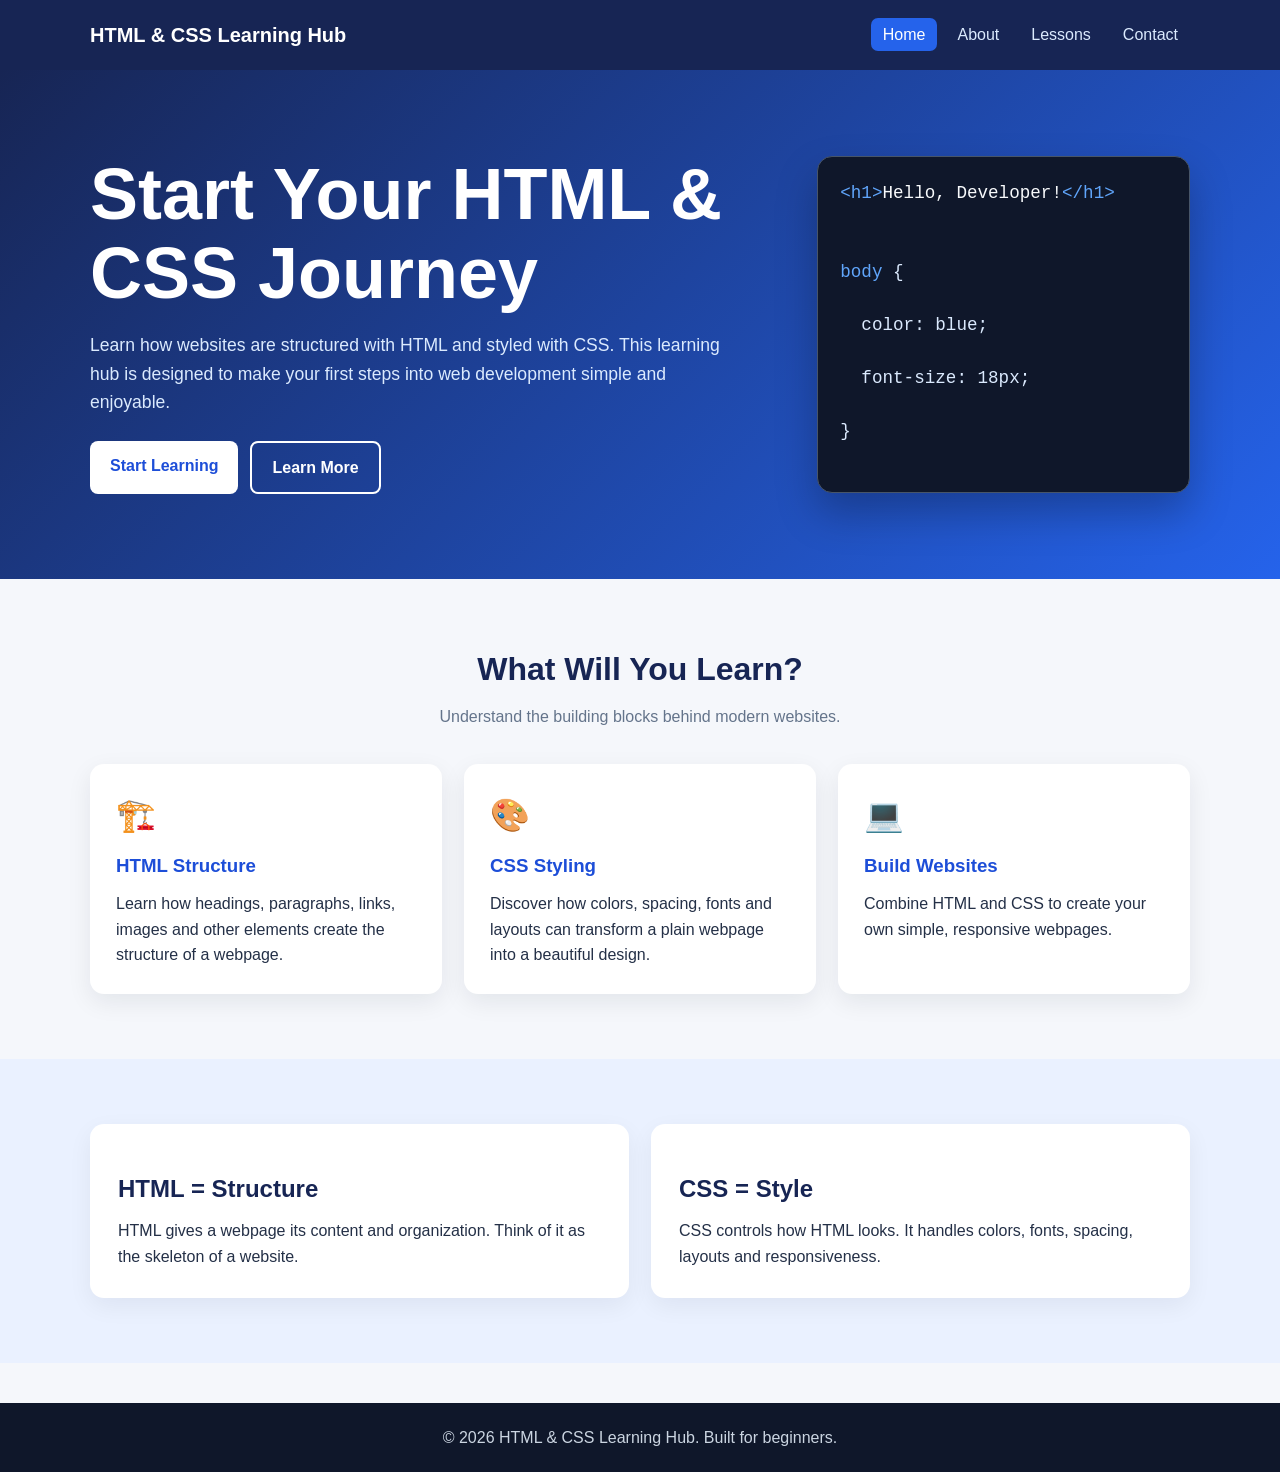
<file: index.html>
<!DOCTYPE html>
<html lang="en">
<head>
  <meta charset="UTF-8">
  <meta name="viewport" content="width=device-width, initial-scale=1.0">
  <title>HTML & CSS Learning Hub | Home</title>
  <link rel="stylesheet" href="style.css">
</head>
<body>
<header>
  <div class="container nav">
    <a class="logo" href="index.html">HTML & CSS Learning Hub</a>
    <nav><ul>
      <li><a class="active" href="index.html">Home</a></li>
      <li><a href="about.html">About</a></li>
      <li><a href="lessons.html">Lessons</a></li>
      <li><a href="contact.html">Contact</a></li>
    </ul></nav>
  </div>
</header>

<main>
<section class="hero">
  <div class="container hero-grid">
    <div>
      <h1>Start Your HTML & CSS Journey</h1>
      <p>Learn how websites are structured with HTML and styled with CSS. This learning hub is designed to make your first steps into web development simple and enjoyable.</p>
      <div class="btns">
        <a class="btn btn-primary" href="lessons.html">Start Learning</a>
        <a class="btn btn-secondary" href="about.html">Learn More</a>
      </div>
    </div>
    <div class="code-window">
      <p><span class="tag">&lt;h1&gt;</span><span class="text">Hello, Developer!</span><span class="tag">&lt;/h1&gt;</span></p>
      <br>
      <p><span class="tag">body</span> {</p>
      <p>&nbsp;&nbsp;color: blue;</p>
      <p>&nbsp;&nbsp;font-size: 18px;</p>
      <p>}</p>
    </div>
  </div>
</section>

<section>
  <div class="container">
    <div class="section-title">
      <h2>What Will You Learn?</h2>
      <p>Understand the building blocks behind modern websites.</p>
    </div>
    <div class="grid-3">
      <article class="card"><span class="icon">🏗️</span><h3>HTML Structure</h3><p>Learn how headings, paragraphs, links, images and other elements create the structure of a webpage.</p></article>
      <article class="card"><span class="icon">🎨</span><h3>CSS Styling</h3><p>Discover how colors, spacing, fonts and layouts can transform a plain webpage into a beautiful design.</p></article>
      <article class="card"><span class="icon">💻</span><h3>Build Websites</h3><p>Combine HTML and CSS to create your own simple, responsive webpages.</p></article>
    </div>
  </div>
</section>

<section class="highlight">
  <div class="container grid-2">
    <div class="content"><h2>HTML = Structure</h2><p>HTML gives a webpage its content and organization. Think of it as the skeleton of a website.</p></div>
    <div class="content"><h2>CSS = Style</h2><p>CSS controls how HTML looks. It handles colors, fonts, spacing, layouts and responsiveness.</p></div>
  </div>
</section>
</main>
<footer><p>&copy; 2026 HTML & CSS Learning Hub. Built for beginners.</p></footer>
</body>
</html>
</file>
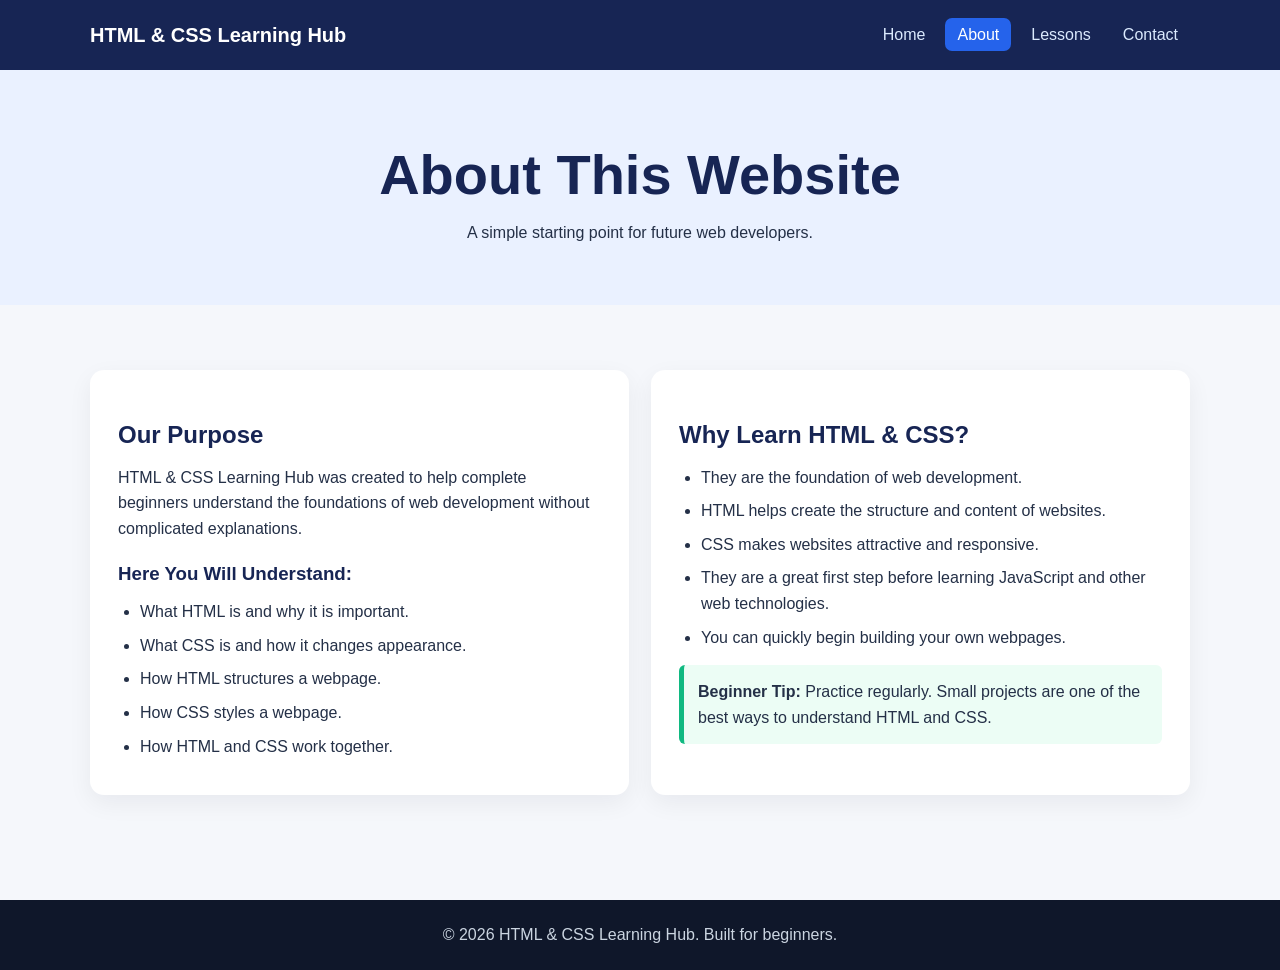
<file: about.html>
<!DOCTYPE html>
<html lang="en">
<head>
  <meta charset="UTF-8">
  <meta name="viewport" content="width=device-width, initial-scale=1.0">
  <title>HTML & CSS Learning Hub | About</title>
  <link rel="stylesheet" href="style.css">
</head>
<body>
<header><div class="container nav"><a class="logo" href="index.html">HTML & CSS Learning Hub</a>
<nav><ul><li><a href="index.html">Home</a></li><li><a class="active" href="about.html">About</a></li><li><a href="lessons.html">Lessons</a></li><li><a href="contact.html">Contact</a></li></ul></nav></div></header>
<main>
<section class="page-hero"><div class="container"><h1>About This Website</h1><p>A simple starting point for future web developers.</p></div></section>
<section><div class="container grid-2">
  <div class="content">
    <h2>Our Purpose</h2>
    <p>HTML & CSS Learning Hub was created to help complete beginners understand the foundations of web development without complicated explanations.</p>
    <h3>Here You Will Understand:</h3>
    <ul>
      <li>What HTML is and why it is important.</li>
      <li>What CSS is and how it changes appearance.</li>
      <li>How HTML structures a webpage.</li>
      <li>How CSS styles a webpage.</li>
      <li>How HTML and CSS work together.</li>
    </ul>
  </div>
  <div class="content">
    <h2>Why Learn HTML & CSS?</h2>
    <ul>
      <li>They are the foundation of web development.</li>
      <li>HTML helps create the structure and content of websites.</li>
      <li>CSS makes websites attractive and responsive.</li>
      <li>They are a great first step before learning JavaScript and other web technologies.</li>
      <li>You can quickly begin building your own webpages.</li>
    </ul>
    <div class="tip"><strong>Beginner Tip:</strong> Practice regularly. Small projects are one of the best ways to understand HTML and CSS.</div>
  </div>
</div></section>
</main>
<footer><p>&copy; 2026 HTML & CSS Learning Hub. Built for beginners.</p></footer>
</body>
</html>
</file>
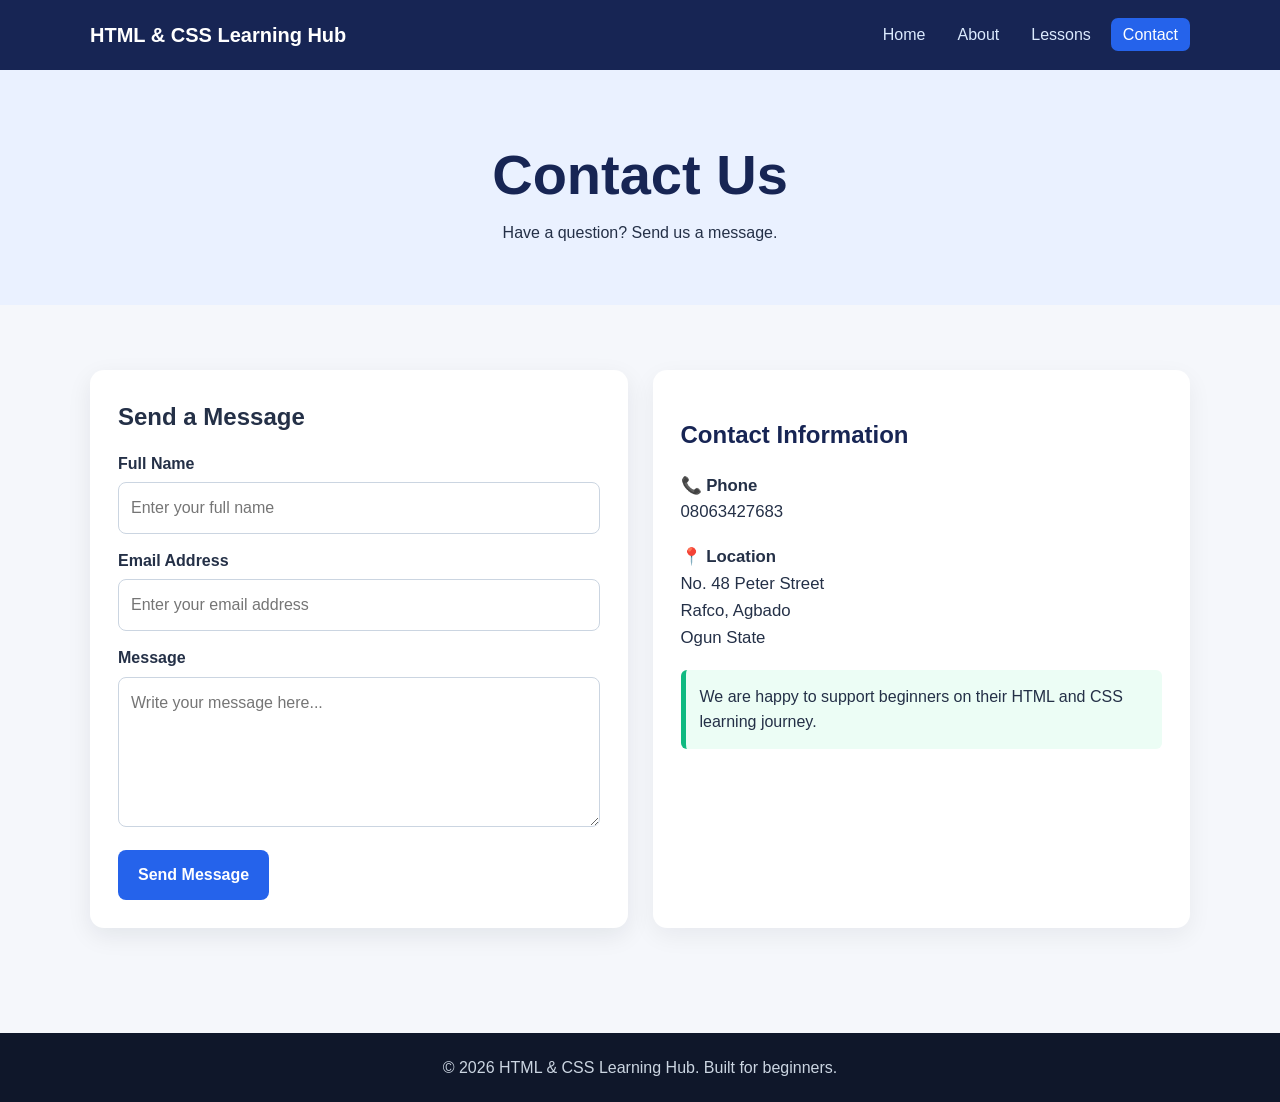
<file: contact.html>
<!DOCTYPE html>
<html lang="en">
<head>
  <meta charset="UTF-8">
  <meta name="viewport" content="width=device-width, initial-scale=1.0">
  <title>HTML & CSS Learning Hub | Contact</title>
  <link rel="stylesheet" href="style.css">
</head>
<body>
<header><div class="container nav"><a class="logo" href="index.html">HTML & CSS Learning Hub</a>
<nav><ul><li><a href="index.html">Home</a></li><li><a href="about.html">About</a></li><li><a href="lessons.html">Lessons</a></li><li><a class="active" href="contact.html">Contact</a></li></ul></nav></div></header>
<main>
<section class="page-hero"><div class="container"><h1>Contact Us</h1><p>Have a question? Send us a message.</p></div></section>
<section><div class="container contact-wrap">
<form action="#" method="post">
  <h2>Send a Message</h2>
  <label for="name">Full Name</label>
  <input id="name" type="text" placeholder="Enter your full name" required>
  <label for="email">Email Address</label>
  <input id="email" type="email" placeholder="Enter your email address" required>
  <label for="message">Message</label>
  <textarea id="message" placeholder="Write your message here..." required></textarea>
  <button type="submit">Send Message</button>
</form>
<div class="content contact-info">
  <h2>Contact Information</h2>
  <p>📞 <strong>Phone</strong><br>08063427683</p>
  <p>📍 <strong>Location</strong><br>No. 48 Peter Street<br>Rafco, Agbado<br>Ogun State</p>
  <div class="tip">We are happy to support beginners on their HTML and CSS learning journey.</div>
</div>
</div></section>
</main>
<footer><p>&copy; 2026 HTML & CSS Learning Hub. Built for beginners.</p></footer>
</body>
</html>
</file>
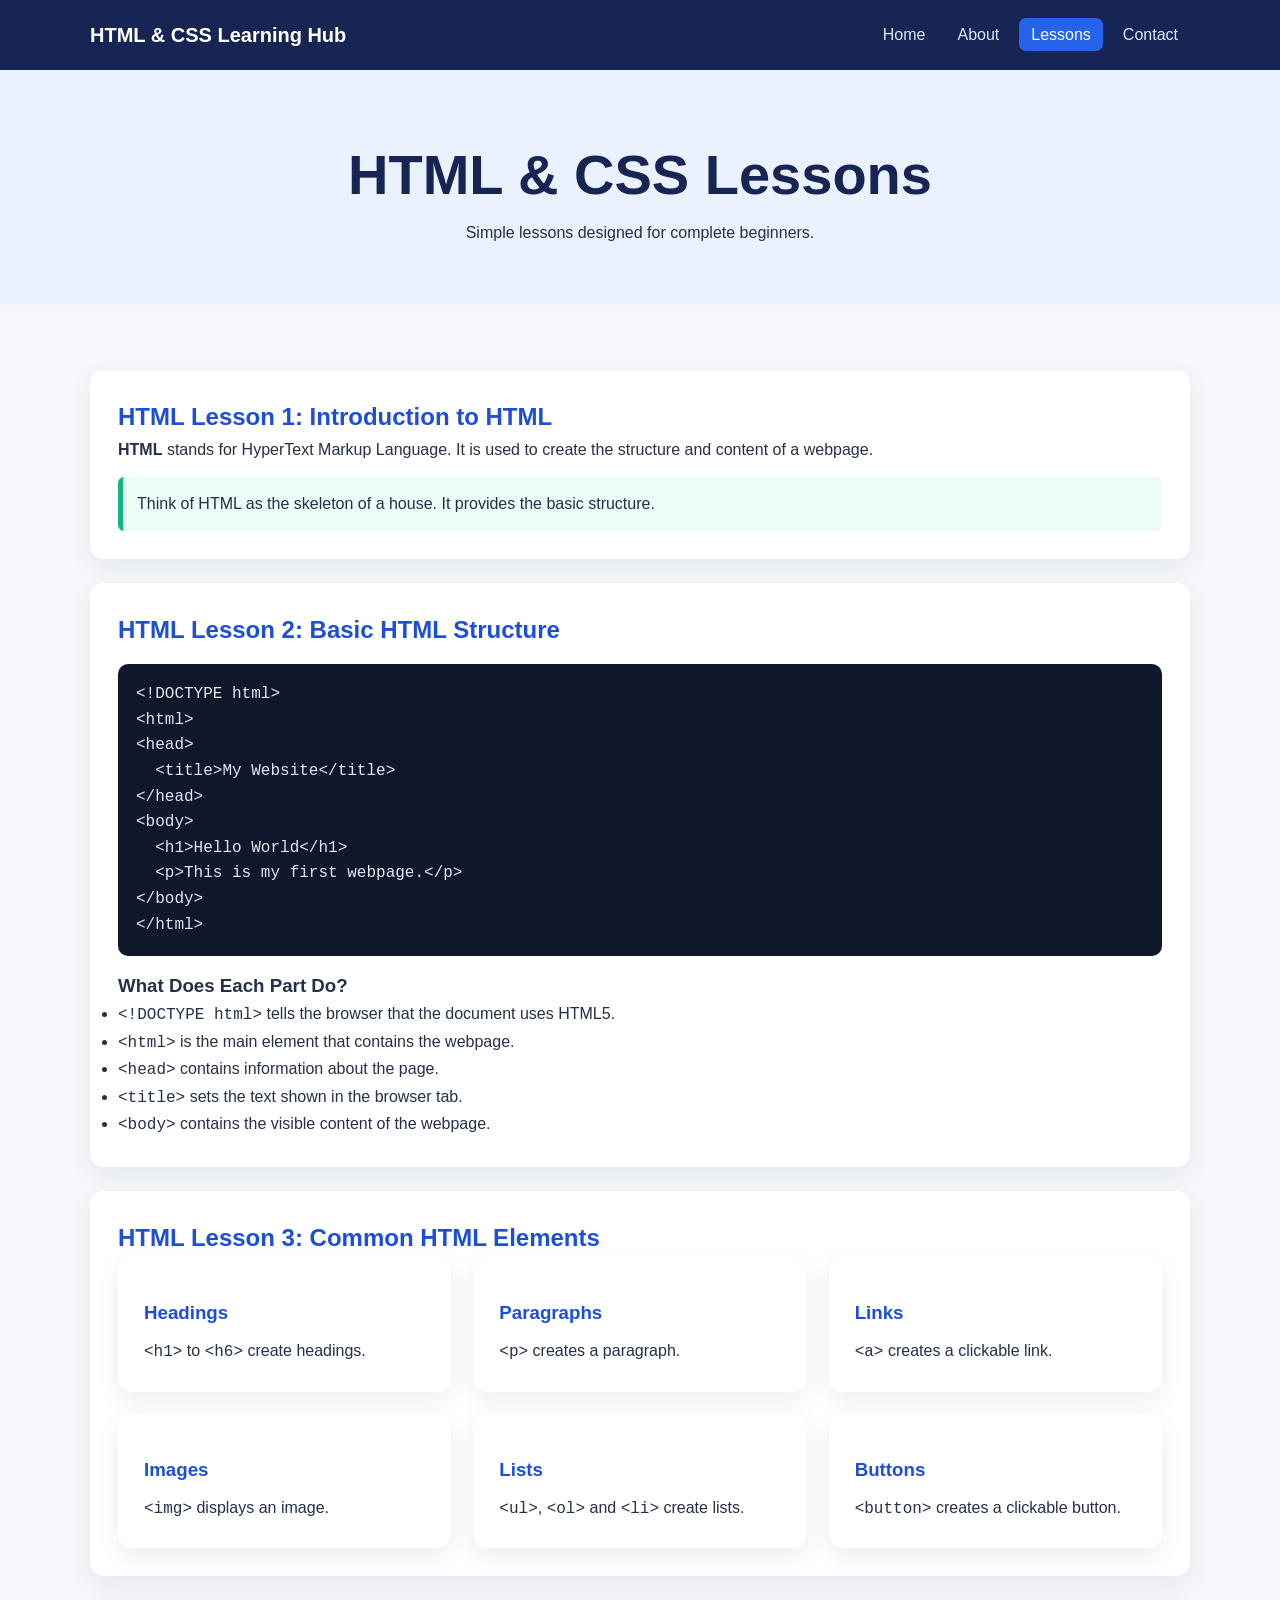
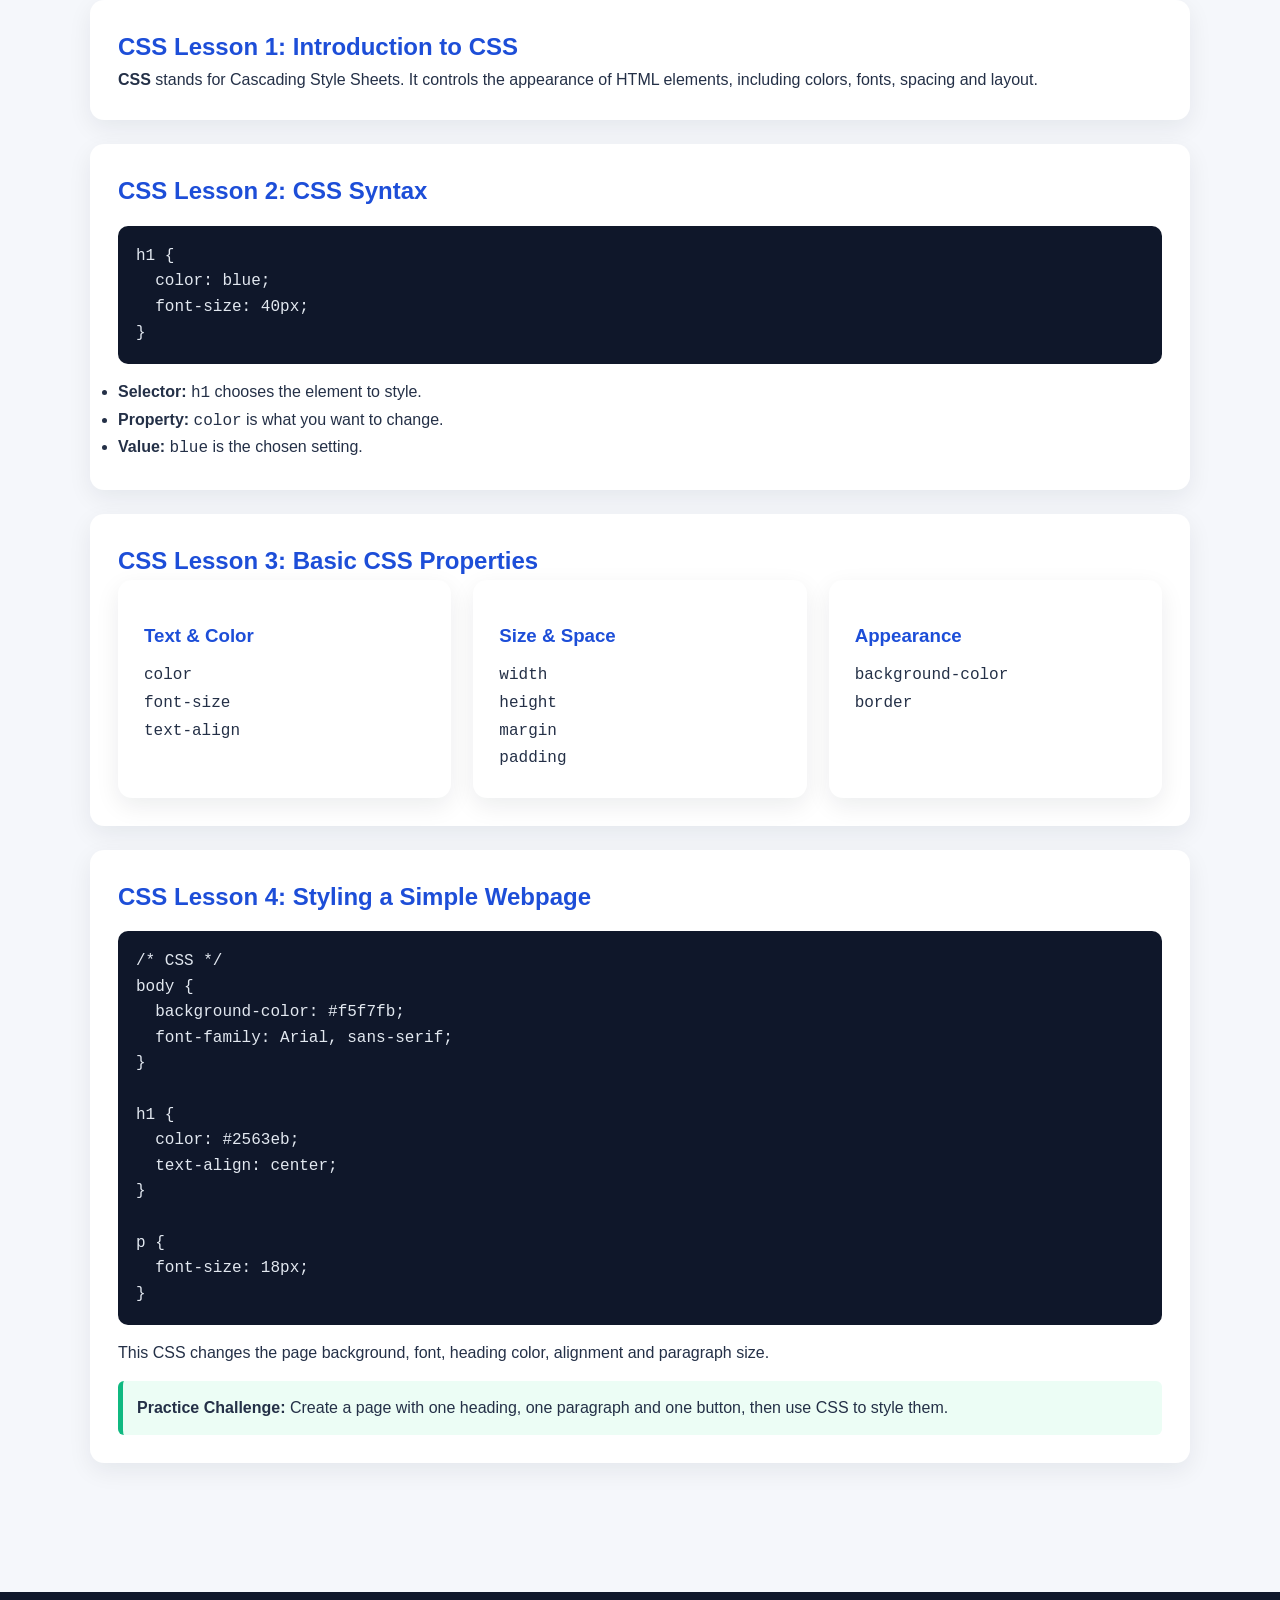
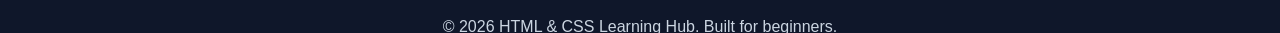
<file: lessons.html>
<!DOCTYPE html>
<html lang="en">
<head>
  <meta charset="UTF-8">
  <meta name="viewport" content="width=device-width, initial-scale=1.0">
  <title>HTML & CSS Learning Hub | Lessons</title>
  <link rel="stylesheet" href="style.css">
</head>
<body>
<header><div class="container nav"><a class="logo" href="index.html">HTML & CSS Learning Hub</a>
<nav><ul><li><a href="index.html">Home</a></li><li><a href="about.html">About</a></li><li><a class="active" href="lessons.html">Lessons</a></li><li><a href="contact.html">Contact</a></li></ul></nav></div></header>
<main>
<section class="page-hero"><div class="container"><h1>HTML & CSS Lessons</h1><p>Simple lessons designed for complete beginners.</p></div></section>
<section><div class="container">

<article class="lesson">
<h2>HTML Lesson 1: Introduction to HTML</h2>
<p><strong>HTML</strong> stands for HyperText Markup Language. It is used to create the structure and content of a webpage.</p>
<div class="tip">Think of HTML as the skeleton of a house. It provides the basic structure.</div>
</article>

<article class="lesson">
<h2>HTML Lesson 2: Basic HTML Structure</h2>
<pre><code>&lt;!DOCTYPE html&gt;
&lt;html&gt;
&lt;head&gt;
  &lt;title&gt;My Website&lt;/title&gt;
&lt;/head&gt;
&lt;body&gt;
  &lt;h1&gt;Hello World&lt;/h1&gt;
  &lt;p&gt;This is my first webpage.&lt;/p&gt;
&lt;/body&gt;
&lt;/html&gt;</code></pre>
<h3>What Does Each Part Do?</h3>
<ul>
<li><code>&lt;!DOCTYPE html&gt;</code> tells the browser that the document uses HTML5.</li>
<li><code>&lt;html&gt;</code> is the main element that contains the webpage.</li>
<li><code>&lt;head&gt;</code> contains information about the page.</li>
<li><code>&lt;title&gt;</code> sets the text shown in the browser tab.</li>
<li><code>&lt;body&gt;</code> contains the visible content of the webpage.</li>
</ul>
</article>

<article class="lesson">
<h2>HTML Lesson 3: Common HTML Elements</h2>
<div class="grid-3">
<div class="card"><h3>Headings</h3><p><code>&lt;h1&gt;</code> to <code>&lt;h6&gt;</code> create headings.</p></div>
<div class="card"><h3>Paragraphs</h3><p><code>&lt;p&gt;</code> creates a paragraph.</p></div>
<div class="card"><h3>Links</h3><p><code>&lt;a&gt;</code> creates a clickable link.</p></div>
<div class="card"><h3>Images</h3><p><code>&lt;img&gt;</code> displays an image.</p></div>
<div class="card"><h3>Lists</h3><p><code>&lt;ul&gt;</code>, <code>&lt;ol&gt;</code> and <code>&lt;li&gt;</code> create lists.</p></div>
<div class="card"><h3>Buttons</h3><p><code>&lt;button&gt;</code> creates a clickable button.</p></div>
</div>
</article>

<article class="lesson">
<h2>CSS Lesson 1: Introduction to CSS</h2>
<p><strong>CSS</strong> stands for Cascading Style Sheets. It controls the appearance of HTML elements, including colors, fonts, spacing and layout.</p>
</article>

<article class="lesson">
<h2>CSS Lesson 2: CSS Syntax</h2>
<pre><code>h1 {
  color: blue;
  font-size: 40px;
}</code></pre>
<ul>
<li><strong>Selector:</strong> <code>h1</code> chooses the element to style.</li>
<li><strong>Property:</strong> <code>color</code> is what you want to change.</li>
<li><strong>Value:</strong> <code>blue</code> is the chosen setting.</li>
</ul>
</article>

<article class="lesson">
<h2>CSS Lesson 3: Basic CSS Properties</h2>
<div class="grid-3">
<div class="card"><h3>Text & Color</h3><p><code>color</code><br><code>font-size</code><br><code>text-align</code></p></div>
<div class="card"><h3>Size & Space</h3><p><code>width</code><br><code>height</code><br><code>margin</code><br><code>padding</code></p></div>
<div class="card"><h3>Appearance</h3><p><code>background-color</code><br><code>border</code></p></div>
</div>
</article>

<article class="lesson">
<h2>CSS Lesson 4: Styling a Simple Webpage</h2>
<pre><code>/* CSS */
body {
  background-color: #f5f7fb;
  font-family: Arial, sans-serif;
}

h1 {
  color: #2563eb;
  text-align: center;
}

p {
  font-size: 18px;
}</code></pre>
<p>This CSS changes the page background, font, heading color, alignment and paragraph size.</p>
<div class="tip"><strong>Practice Challenge:</strong> Create a page with one heading, one paragraph and one button, then use CSS to style them.</div>
</article>

</div></section>
</main>
<footer><p>&copy; 2026 HTML & CSS Learning Hub. Built for beginners.</p></footer>
</body>
</html>
</file>
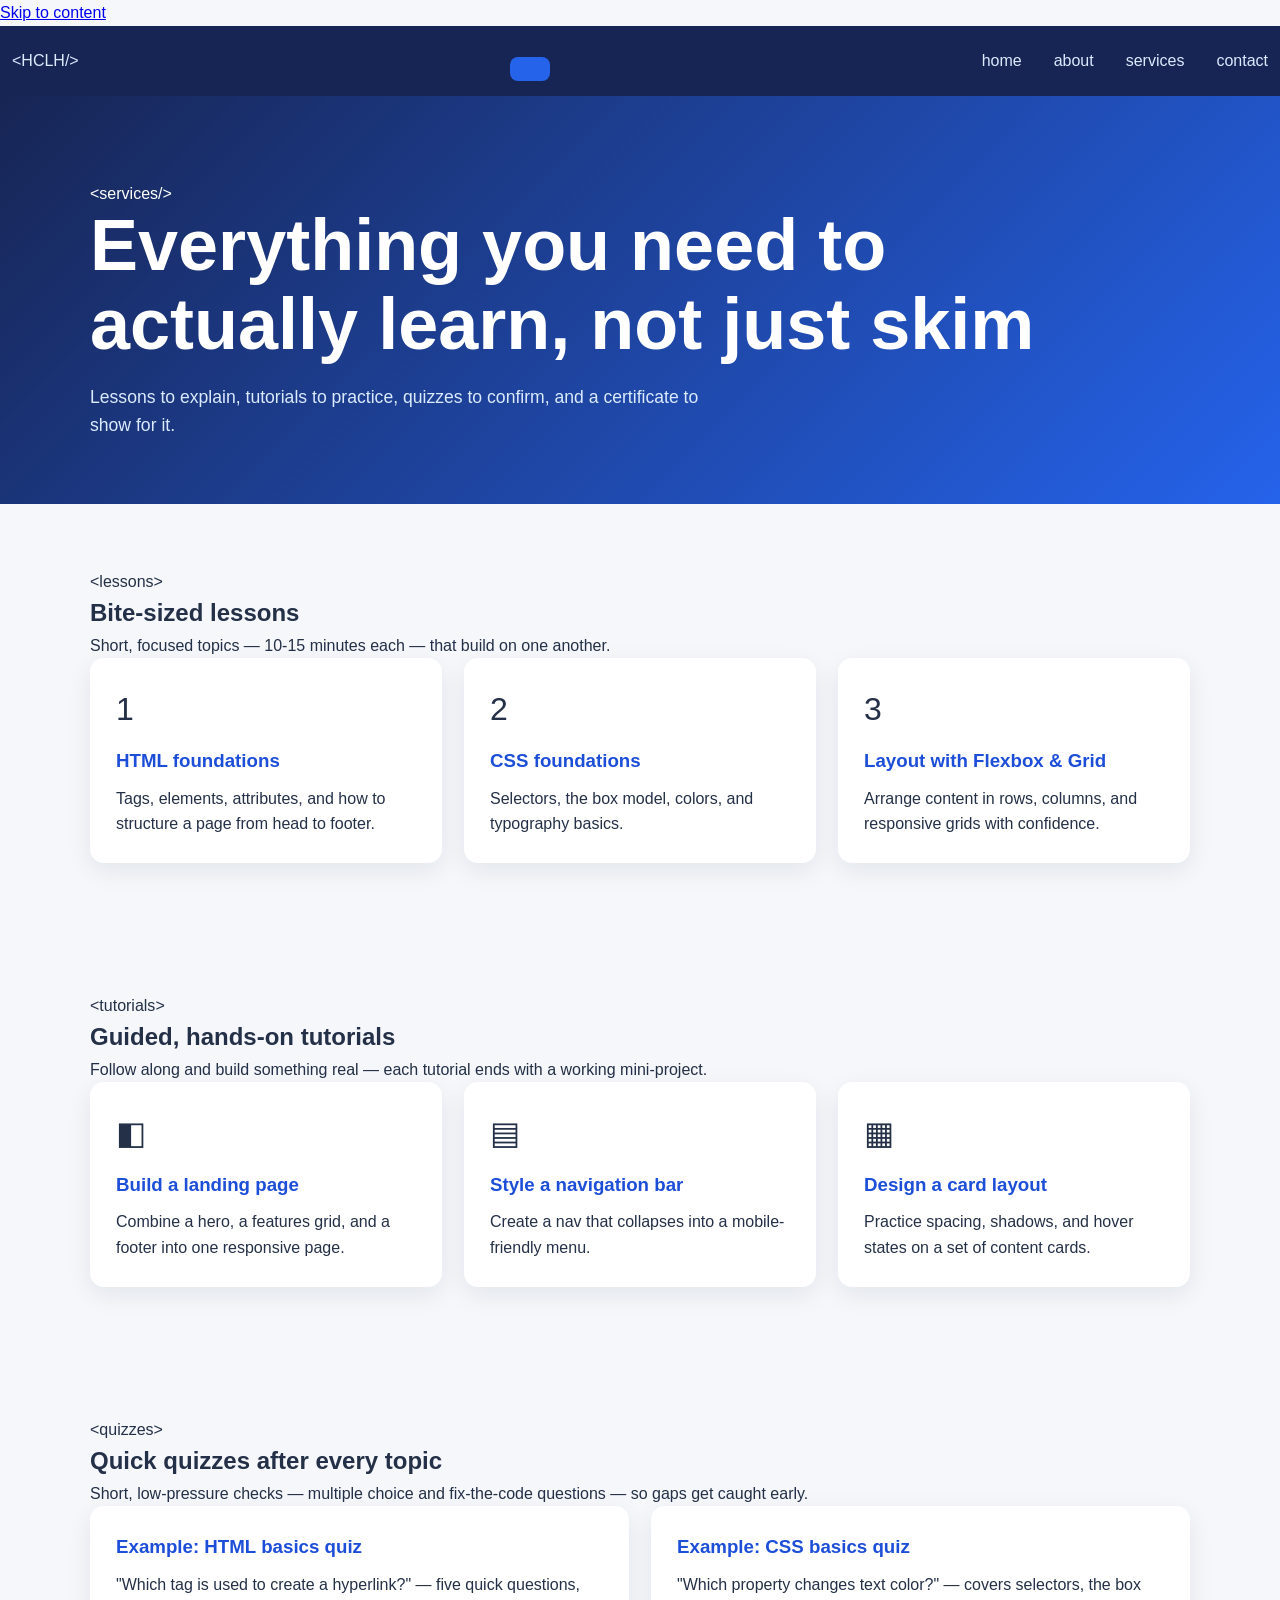
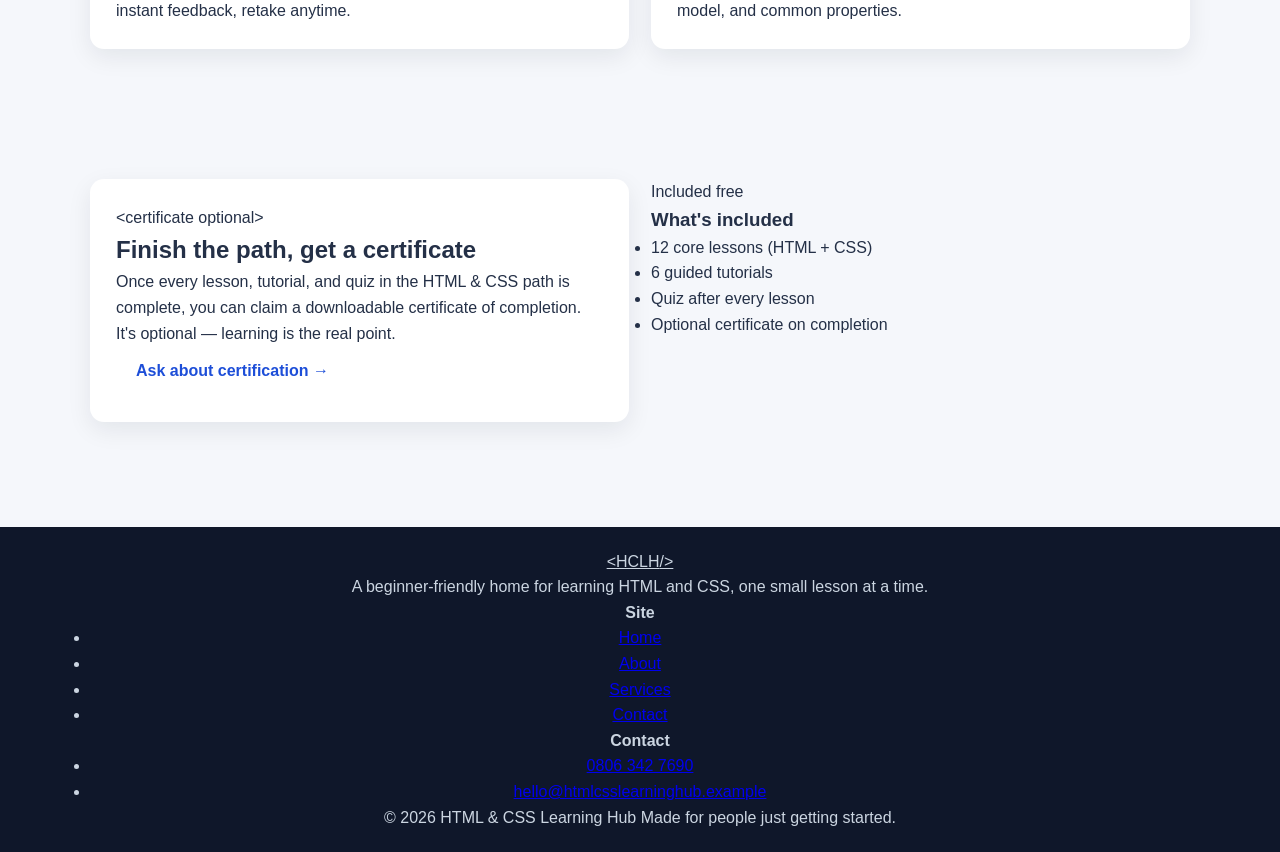
<file: services.html>
<!DOCTYPE html>
<html lang="en">
<head>
<meta charset="UTF-8" />
<meta name="viewport" content="width=device-width, initial-scale=1.0" />
<title>Services — HTML &amp; CSS Learning Hub</title>
<meta name="description" content="Lessons, tutorials, quizzes, and an optional certificate for learning HTML and CSS." />
<link rel="preconnect" href="https://fonts.googleapis.com">
<link href="https://fonts.googleapis.com/css2?family=Sora:wght@600;700;800&family=Inter:wght@400;500;600&family=JetBrains+Mono:wght@400;500;700&display=swap" rel="stylesheet">
<link rel="stylesheet" href="style.css" />
</head>
<body>
<a class="skip-link" href="#main">Skip to content</a>

<header class="site-header">
  <nav class="nav">
    <a href="index.html" class="brand"><span class="bracket">&lt;</span>HCLH<span class="bracket">/&gt;</span></a>
    <button class="nav-toggle" aria-label="Toggle menu" aria-expanded="false">
      <span></span>
    </button>
    <ul class="nav-links">
      <li><a href="index.html">home</a></li>
      <li><a href="about.html">about</a></li>
      <li><a href="services.html" aria-current="page">services</a></li>
      <li><a href="contact.html" class="nav-cta">contact</a></li>
    </ul>
  </nav>
</header>

<main id="main">

  <section class="hero" style="padding-bottom:40px;">
    <div class="container">
      <span class="eyebrow-tag">&lt;services/&gt;</span>
      <h1 style="max-width:24ch;">Everything you need to actually learn, not just skim</h1>
      <p class="lede">Lessons to explain, tutorials to practice, quizzes to confirm, and a certificate to show for it.</p>
    </div>
  </section>

  <section id="lessons">
    <div class="container">
      <div class="section-head">
        <span class="tag-label">&lt;lessons<span class="close">&gt;</span></span>
        <h2>Bite-sized lessons</h2>
        <p>Short, focused topics — 10-15 minutes each — that build on one another.</p>
      </div>
      <div class="grid-3">
        <div class="card">
          <div class="icon">1</div>
          <h3>HTML foundations</h3>
          <p>Tags, elements, attributes, and how to structure a page from head to footer.</p>
        </div>
        <div class="card">
          <div class="icon">2</div>
          <h3>CSS foundations</h3>
          <p>Selectors, the box model, colors, and typography basics.</p>
        </div>
        <div class="card">
          <div class="icon">3</div>
          <h3>Layout with Flexbox &amp; Grid</h3>
          <p>Arrange content in rows, columns, and responsive grids with confidence.</p>
        </div>
      </div>
    </div>
  </section>

  <section class="section-alt" id="tutorials">
    <div class="container">
      <div class="section-head">
        <span class="tag-label">&lt;tutorials<span class="close">&gt;</span></span>
        <h2>Guided, hands-on tutorials</h2>
        <p>Follow along and build something real — each tutorial ends with a working mini-project.</p>
      </div>
      <div class="grid-3">
        <div class="card orange">
          <div class="icon">◧</div>
          <h3>Build a landing page</h3>
          <p>Combine a hero, a features grid, and a footer into one responsive page.</p>
        </div>
        <div class="card orange">
          <div class="icon">▤</div>
          <h3>Style a navigation bar</h3>
          <p>Create a nav that collapses into a mobile-friendly menu.</p>
        </div>
        <div class="card orange">
          <div class="icon">▦</div>
          <h3>Design a card layout</h3>
          <p>Practice spacing, shadows, and hover states on a set of content cards.</p>
        </div>
      </div>
    </div>
  </section>

  <section id="quizzes">
    <div class="container">
      <div class="section-head">
        <span class="tag-label">&lt;quizzes<span class="close">&gt;</span></span>
        <h2>Quick quizzes after every topic</h2>
        <p>Short, low-pressure checks — multiple choice and fix-the-code questions — so gaps get caught early.</p>
      </div>
      <div class="grid-2">
        <div class="card">
          <h3>Example: HTML basics quiz</h3>
          <p>"Which tag is used to create a hyperlink?" — five quick questions, instant feedback, retake anytime.</p>
        </div>
        <div class="card">
          <h3>Example: CSS basics quiz</h3>
          <p>"Which property changes text color?" — covers selectors, the box model, and common properties.</p>
        </div>
      </div>
    </div>
  </section>

  <section class="section-alt" id="certificate">
    <div class="container grid-2">
      <div class="card orange">
        <span class="tag-label">&lt;certificate <em style="font-style:normal; color:var(--ink-soft);">optional</em><span class="close">&gt;</span></span>
        <h2>Finish the path, get a certificate</h2>
        <p>Once every lesson, tutorial, and quiz in the HTML &amp; CSS path is complete, you can claim a downloadable certificate of completion. It's optional — learning is the real point.</p>
        <a href="contact.html" class="btn btn-primary">Ask about certification →</a>
      </div>
      <div class="plan featured">
        <span class="badge">Included free</span>
        <h3>What's included</h3>
        <ul>
          <li>12 core lessons (HTML + CSS)</li>
          <li>6 guided tutorials</li>
          <li>Quiz after every lesson</li>
          <li>Optional certificate on completion</li>
        </ul>
      </div>
    </div>
  </section>

</main>

<footer class="site-footer">
  <div class="container">
    <div class="footer-grid">
      <div class="footer-brand">
        <a href="index.html" class="brand" style="color:var(--white);"><span class="bracket">&lt;</span>HCLH<span class="bracket">/&gt;</span></a>
        <p>A beginner-friendly home for learning HTML and CSS, one small lesson at a time.</p>
      </div>
      <div>
        <h4>Site</h4>
        <ul>
          <li><a href="index.html">Home</a></li>
          <li><a href="about.html">About</a></li>
          <li><a href="services.html">Services</a></li>
          <li><a href="contact.html">Contact</a></li>
        </ul>
      </div>
      <div>
        <h4>Contact</h4>
        <ul>
          <li><a href="tel:08063427690">0806 342 7690</a></li>
          <li><a href="mailto:hello@htmlcsslearninghub.example">hello@htmlcsslearninghub.example</a></li>
        </ul>
      </div>
    </div>
    <div class="footer-bottom">
      <span>© 2026 HTML &amp; CSS Learning Hub</span>
      <span>Made for people just getting started.</span>
    </div>
  </div>
</footer>

<script src="script.js"></script>
</body>
</html>
</file>
<file: style.css>
/* HTML & CSS Learning Hub - Shared Styles */
* { box-sizing: border-box; margin: 0; padding: 0; }
html { scroll-behavior: smooth; }
body {
  font-family: Arial, Helvetica, sans-serif;
  line-height: 1.6;
  color: #243047;
  background: #f5f7fb;
}
.container { width: min(1100px, 92%); margin: auto; }
header { background: #172554; color: white; position: sticky; top: 0; z-index: 10; }
.nav { min-height: 70px; display: flex; align-items: center; justify-content: space-between; gap: 20px; }
.logo { color: white; text-decoration: none; font-size: 1.25rem; font-weight: 800; }
nav ul { display: flex; list-style: none; gap: 8px; flex-wrap: wrap; }
nav a { color: #dbeafe; text-decoration: none; padding: 8px 12px; border-radius: 7px; }
nav a:hover, nav a.active { background: #2563eb; color: white; }

.hero { padding: 85px 0; background: linear-gradient(135deg, #172554, #2563eb); color: white; }
.hero-grid { display: grid; grid-template-columns: 1.3fr .7fr; gap: 35px; align-items: center; }
.hero h1 { font-size: clamp(2.2rem, 6vw, 4.5rem); line-height: 1.1; margin-bottom: 18px; }
.hero p { font-size: 1.1rem; max-width: 650px; color: #dbeafe; margin-bottom: 25px; }
.code-window { background: #0f172a; border: 1px solid #475569; border-radius: 15px; padding: 22px; font-family: Consolas, monospace; box-shadow: 0 20px 40px rgba(0,0,0,.25); }
.code-window .tag { color: #60a5fa; } .code-window .text { color: #f8fafc; }
.btns { display: flex; gap: 12px; flex-wrap: wrap; }
.btn { display: inline-block; padding: 12px 20px; border-radius: 8px; text-decoration: none; font-weight: bold; transition: .2s; }
.btn-primary { background: white; color: #1d4ed8; }
.btn-secondary { border: 2px solid white; color: white; }
.btn:hover { transform: translateY(-2px); opacity: .92; }

section { padding: 65px 0; }
.section-title { text-align: center; margin-bottom: 35px; }
.section-title h2 { font-size: 2rem; color: #172554; margin-bottom: 8px; }
.section-title p { color: #64748b; }
.grid-3, .grid-2 { display: grid; gap: 22px; }
.grid-3 { grid-template-columns: repeat(3, 1fr); }
.grid-2 { grid-template-columns: repeat(2, 1fr); }
.card { background: white; padding: 26px; border-radius: 14px; box-shadow: 0 8px 25px rgba(15,23,42,.08); transition: .2s; }
.card:hover { transform: translateY(-5px); }
.card h3 { color: #1d4ed8; margin-bottom: 10px; }
.icon { font-size: 2rem; margin-bottom: 10px; display: block; }
.highlight { background: #eaf1ff; }
.page-hero { background: #eaf1ff; padding: 60px 0; text-align: center; }
.page-hero h1 { color: #172554; font-size: clamp(2rem, 5vw, 3.5rem); }

.content { background: white; padding: 28px; border-radius: 14px; box-shadow: 0 8px 25px rgba(15,23,42,.06); }
.content h2, .content h3 { color: #172554; margin: 18px 0 10px; }
.content ul { padding-left: 22px; }
.content li { margin: 8px 0; }

.lesson { background: white; margin-bottom: 24px; padding: 28px; border-radius: 14px; box-shadow: 0 8px 25px rgba(15,23,42,.07); }
.lesson h2 { color: #1d4ed8; }
.lesson h3 { margin-top: 15px; }
pre { background: #0f172a; color: #e2e8f0; padding: 18px; border-radius: 10px; overflow-x: auto; margin: 15px 0; }
code { font-family: Consolas, monospace; }
.tip { background: #ecfdf5; border-left: 5px solid #10b981; padding: 14px; margin-top: 15px; border-radius: 6px; }

.contact-wrap { display: grid; grid-template-columns: 1fr 1fr; gap: 25px; }
form { background: white; padding: 28px; border-radius: 14px; box-shadow: 0 8px 25px rgba(15,23,42,.08); }
label { display: block; font-weight: bold; margin: 14px 0 6px; }
input, textarea { width: 100%; padding: 12px; border: 1px solid #cbd5e1; border-radius: 8px; font: inherit; }
textarea { min-height: 150px; resize: vertical; }
button { border: 0; background: #2563eb; color: white; padding: 12px 20px; border-radius: 8px; font: inherit; font-weight: bold; cursor: pointer; margin-top: 16px; }
button:hover { background: #1d4ed8; }
.contact-info p { margin: 18px 0; font-size: 1.05rem; }
footer { background: #0f172a; color: #cbd5e1; text-align: center; padding: 22px; margin-top: 40px; }

@media (max-width: 760px) {
  .nav { padding: 12px 0; flex-direction: column; }
  .hero-grid, .grid-3, .grid-2, .contact-wrap { grid-template-columns: 1fr; }
  .hero { padding: 60px 0; }
  nav ul { justify-content: center; }
}
</file>
